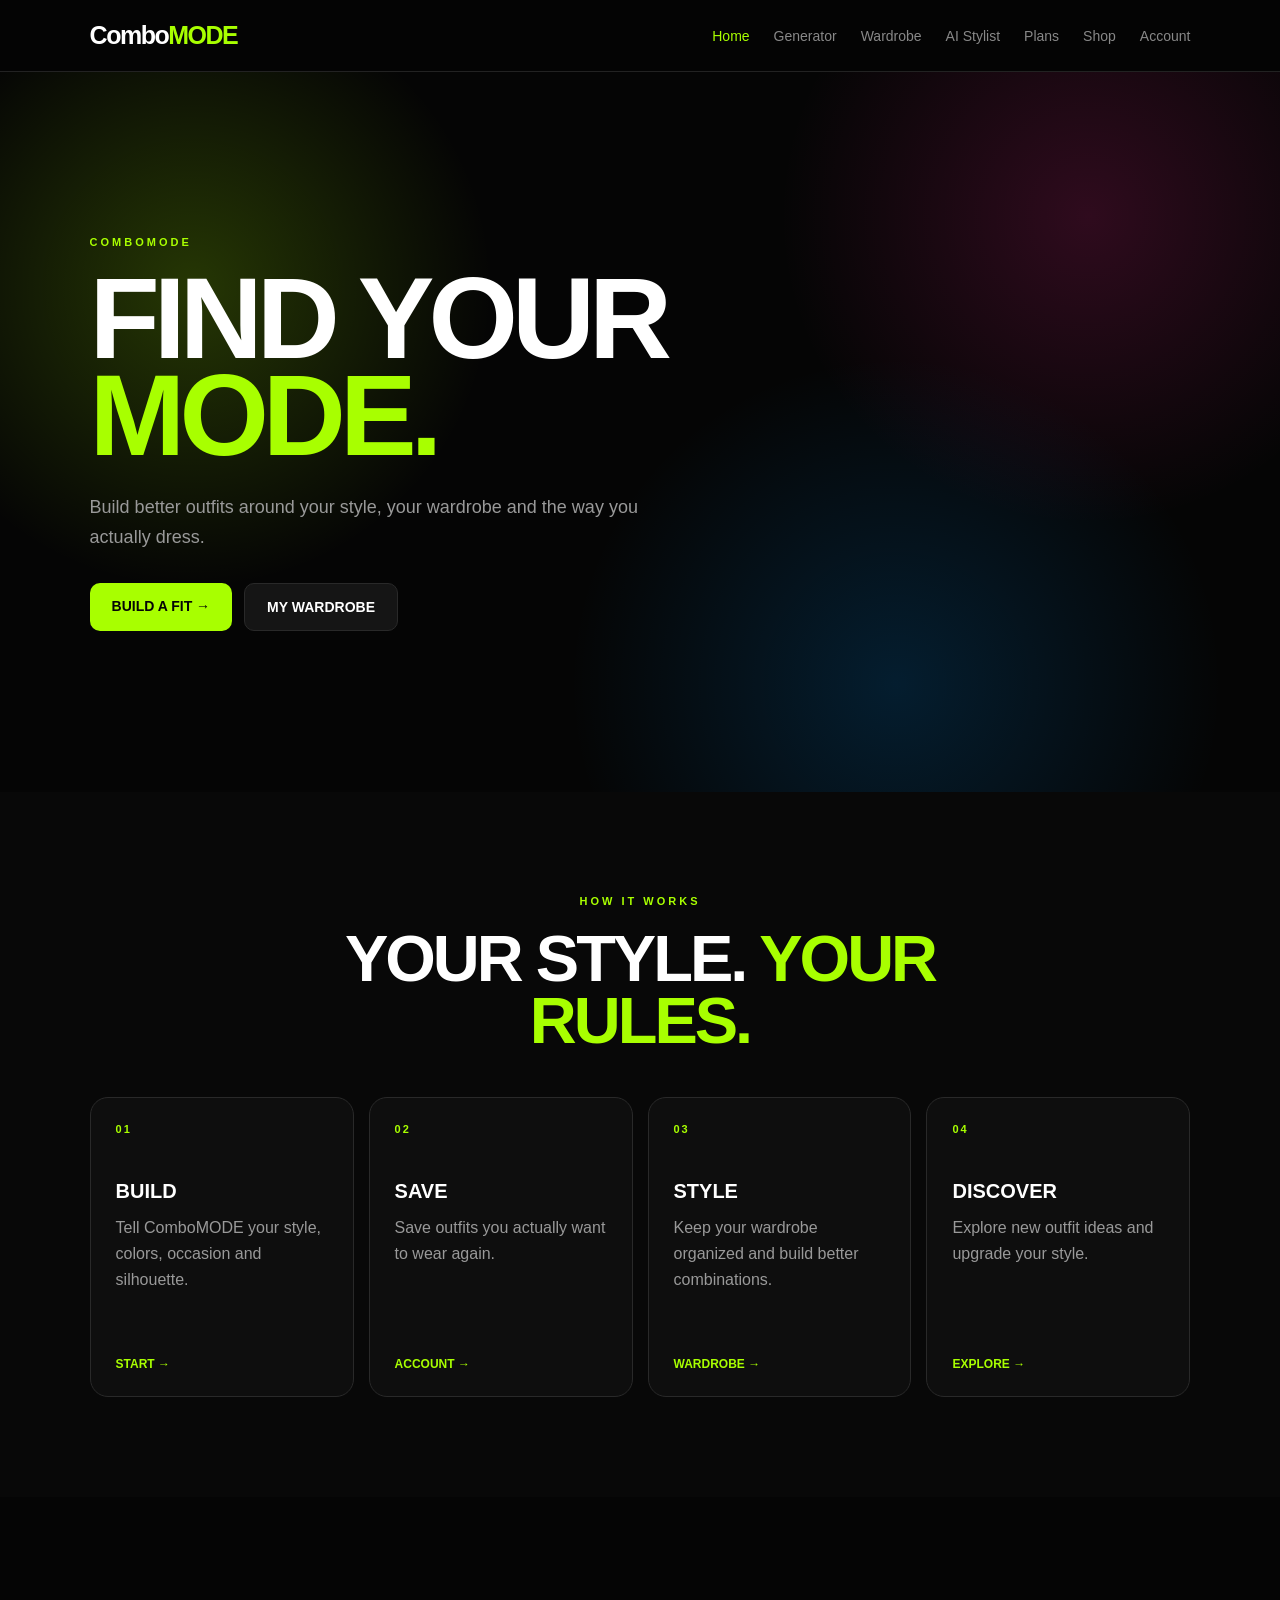
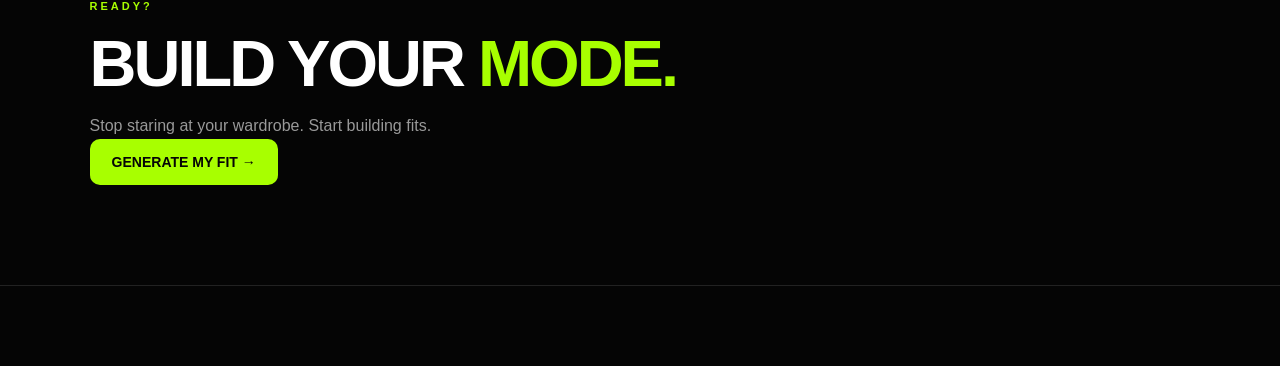
<file: index.html>
<!DOCTYPE html>
<html lang="en">
<head>
<meta charset="UTF-8">
<meta name="viewport" content="width=device-width,initial-scale=1">
<title>ComboMODE — Find Your Fit</title>
<link rel="stylesheet" href="styles.css">
</head>

<body>

<nav class="navbar">
  <a href="index.html" class="logo">
    Combo<span>MODE</span>
  </a>

  <div class="nav-links">
    <a class="active" href="index.html">Home</a>
    <a href="generator.html">Generator</a>
    <a href="wardrobe.html">Wardrobe</a>
    <a href="inspo.html">AI Stylist</a>
    <a href="plans.html">Plans</a>
    <a href="shop.html">Shop</a>
    <a href="account.html">Account</a>
  </div>
</nav>

<main>

<section class="hero">
  <div class="hero-content">

    <p class="eyebrow">COMBOMODE</p>

    <h1>
      FIND YOUR
      <br>
      <span>MODE.</span>
    </h1>

    <p class="hero-text">
      Build better outfits around your style,
      your wardrobe and the way you actually dress.
    </p>

    <div class="hero-buttons">
      <a class="btn primary" href="generator.html">
        BUILD A FIT →
      </a>

      <a class="btn secondary" href="wardrobe.html">
        MY WARDROBE
      </a>
    </div>

  </div>
</section>

<section class="section">

  <div class="section-header">
    <p class="eyebrow">HOW IT WORKS</p>
    <h2>
      YOUR STYLE.
      <span>YOUR RULES.</span>
    </h2>
  </div>

  <div class="feature-grid">

    <div class="feature-card">
      <div class="feature-number">01</div>
      <h3>BUILD</h3>
      <p>
        Tell ComboMODE your style, colors,
        occasion and silhouette.
      </p>
      <a href="generator.html">START →</a>
    </div>

    <div class="feature-card">
      <div class="feature-number">02</div>
      <h3>SAVE</h3>
      <p>
        Save outfits you actually want
        to wear again.
      </p>
      <a href="account.html">ACCOUNT →</a>
    </div>

    <div class="feature-card">
      <div class="feature-number">03</div>
      <h3>STYLE</h3>
      <p>
        Keep your wardrobe organized
        and build better combinations.
      </p>
      <a href="wardrobe.html">WARDROBE →</a>
    </div>

    <div class="feature-card">
      <div class="feature-number">04</div>
      <h3>DISCOVER</h3>
      <p>
        Explore new outfit ideas and
        upgrade your style.
      </p>
      <a href="inspo.html">EXPLORE →</a>
    </div>

  </div>

</section>

<section class="section dark-section">

  <div class="cta-box">

    <p class="eyebrow">READY?</p>

    <h2>
      BUILD YOUR
      <span>MODE.</span>
    </h2>

    <p>
      Stop staring at your wardrobe.
      Start building fits.
    </p>

    <a class="btn primary" href="generator.html">
      GENERATE MY FIT →
    </a>

  </div>

</section>

</main>

<footer class="footer" data-footer></footer>

<script src="app.js"></script>
</body>
</html>
</file>
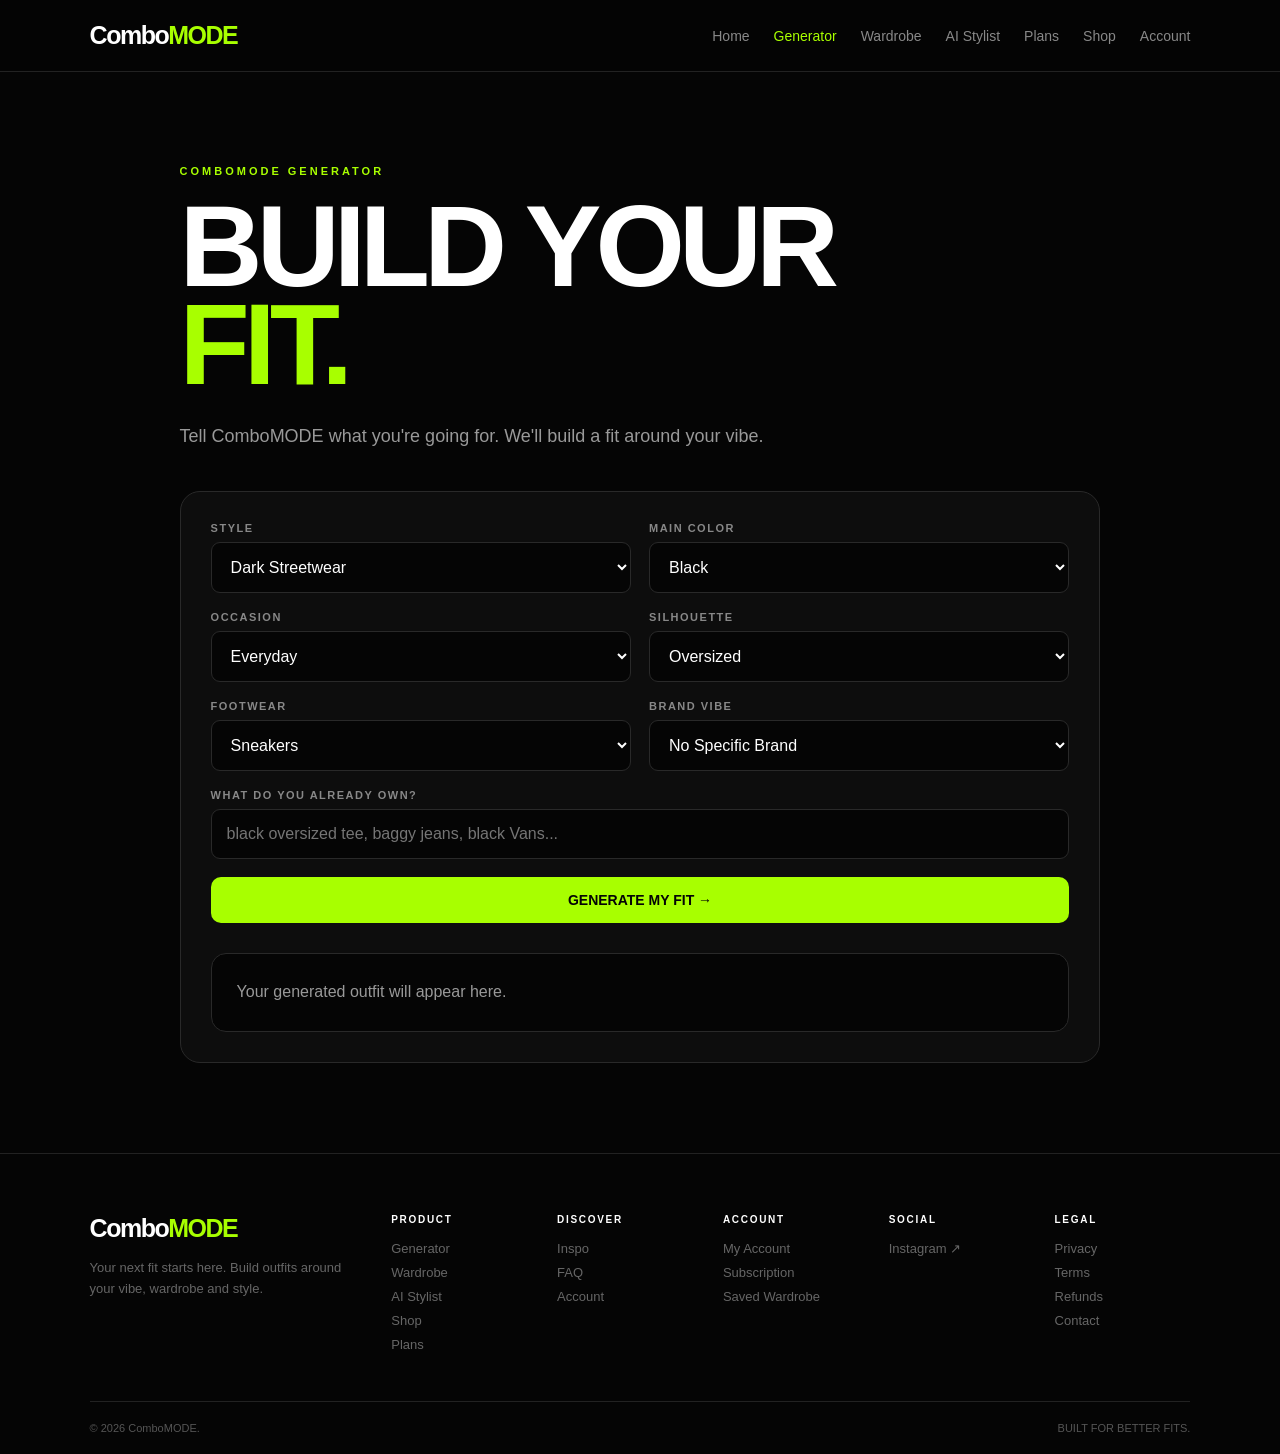
<file: account.html>
<!DOCTYPE html>
<html lang="en">
<head>
<meta charset="UTF-8">
<meta name="viewport" content="width=device-width,initial-scale=1">
<title>Generator — ComboMODE</title>
<link rel="stylesheet" href="styles.css">
</head>

<body>

<nav class="navbar">
<a href="index.html" class="logo">Combo<span>MODE</span></a>

<div class="nav-links">
<a href="index.html">Home</a>
<a class="active" href="generator.html">Generator</a>
<a href="wardrobe.html">Wardrobe</a>
<a href="inspo.html">AI Stylist</a>
<a href="plans.html">Plans</a>
<a href="shop.html">Shop</a>
<a href="account.html">Account</a>
</div>
</nav>

<main>

<section class="page">

<p class="eyebrow">COMBOMODE GENERATOR</p>

<h1>
BUILD YOUR
<br>
<span>FIT.</span>
</h1>

<p class="hero-text">
Tell ComboMODE what you're going for.
We'll build a fit around your vibe.
</p>

<div class="panel">

<form id="generatorForm" class="form-grid">

<div class="field">
<label>STYLE</label>
<select id="style">
<option value="dark">Dark Streetwear</option>
<option value="streetwear">Streetwear</option>
<option value="archive">Archive</option>
<option value="grunge">Grunge</option>
<option value="clean">Minimal</option>
<option value="clean">Old Money</option>
<option value="streetwear">Y2K</option>
<option value="technical">Techwear</option>
<option value="streetwear">Casual</option>
</select>
</div>

<div class="field">
<label>MAIN COLOR</label>
<select id="color">
<option>Black</option>
<option>White</option>
<option>Grey</option>
<option>Navy</option>
<option>Brown</option>
<option>Beige</option>
<option>Earth Tones</option>
<option>Dark Colors</option>
<option>Mixed Colors</option>
</select>
</div>

<div class="field">
<label>OCCASION</label>
<select id="occasion">
<option>Everyday</option>
<option>School</option>
<option>Church</option>
<option>Party</option>
<option>Date</option>
<option>Night Out</option>
<option>Formal</option>
<option>Summer Day</option>
<option>Winter</option>
</select>
</div>

<div class="field">
<label>SILHOUETTE</label>
<select id="fit">
<option>Oversized</option>
<option>Baggy</option>
<option>Relaxed</option>
<option>Straight</option>
<option>Slim</option>
<option>Fitted</option>
</select>
</div>

<div class="field">
<label>FOOTWEAR</label>
<select id="footwear">
<option>Sneakers</option>
<option>Chunky Sneakers</option>
<option>Boots</option>
<option>Loafers</option>
<option>Dress Shoes</option>
<option>Anything</option>
</select>
</div>

<div class="field">
<label>BRAND VIBE</label>
<select id="brand">
<option>No Specific Brand</option>
<option>Stüssy</option>
<option>Carhartt</option>
<option>Stone Island</option>
<option>New Balance</option>
<option>Nike</option>
<option>adidas</option>
<option>Supreme</option>
<option>Fear of God ESSENTIALS</option>
<option>ASICS</option>
<option>Salomon</option>
<option>Vans</option>
<option>Dickies</option>
<option>Levi's</option>
</select>
</div>

<div class="field full">
<label>WHAT DO YOU ALREADY OWN?</label>
<input id="wardrobeItems"
placeholder="black oversized tee, baggy jeans, black Vans...">
</div>

<div class="field full">
<button class="btn primary" type="submit">
GENERATE MY FIT →
</button>
</div>

</form>

<div id="generatorResult" class="result">
<p>Your generated outfit will appear here.</p>
</div>

</div>

</section>

</main>

<footer class="footer" data-footer></footer>

<script src="fashion-brain.js"></script>
<script src="app.js"></script>

<script>

const form = document.getElementById("generatorForm");
const result = document.getElementById("generatorResult");

form.addEventListener("submit", e => {

  e.preventDefault();

  const style = document.getElementById("style").value;
  const color = document.getElementById("color").value;
  const occasion = document.getElementById("occasion").value;
  const fitStyle = document.getElementById("fit").value;
  const footwear = document.getElementById("footwear").value;
  const brand = document.getElementById("brand").value;
  const wardrobe = document.getElementById("wardrobeItems").value;

  const fit =
    window.NXTLOOK_STYLE_BRAIN.generateFit(style);

  result.innerHTML = `

    <h3>YOUR COMBOMODE</h3>

    <div class="result-item">
      <strong>TOP</strong>
      <p>${escapeHTML(fit.top)}</p>
    </div>

    <div class="result-item">
      <strong>BOTTOM</strong>
      <p>${escapeHTML(fit.bottom)}</p>
    </div>

    <div class="result-item">
      <strong>SHOES</strong>
      <p>${escapeHTML(fit.shoes)}</p>
    </div>

    <div class="result-item">
      <strong>LAYER</strong>
      <p>${escapeHTML(fit.layer)}</p>
    </div>

    <div class="result-item">
      <strong>ACCESSORIES</strong>
      <p>${escapeHTML(fit.accessory)}</p>
    </div>

    <div class="result-item">
      <strong>COLOR</strong>
      <p>${escapeHTML(color)}</p>
    </div>

    <div class="result-item">
      <strong>OCCASION</strong>
      <p>${escapeHTML(occasion)}</p>
    </div>

    <div class="result-item">
      <strong>SILHOUETTE</strong>
      <p>${escapeHTML(fitStyle)}</p>
    </div>

    <div class="result-item">
      <strong>FOOTWEAR VIBE</strong>
      <p>${escapeHTML(footwear)}</p>
    </div>

    <div class="result-item">
      <strong>BRAND VIBE</strong>
      <p>${escapeHTML(brand)}</p>
    </div>

    ${
      wardrobe.trim()
      ? `
      <div class="result-item">
        <strong>YOUR WARDROBE</strong>
        <p>${escapeHTML(wardrobe)}</p>
      </div>
      `
      : ""
    }

    <div class="result-item">
      <strong>FIT SCORE</strong>
      <p style="font-size:32px;color:#a8ff00;font-weight:900">
        9/10
      </p>
    </div>

    <button
      id="saveFit"
      class="btn primary"
      type="button">
      SAVE LOOK ★
    </button>

    <button
      id="again"
      class="btn secondary"
      type="button">
      GENERATE AGAIN →
    </button>
  `;

  document.getElementById("saveFit").onclick = () => {

    if (!getCurrentUser()) {
      window.location.href = "account.html";
      return;
    }

    saveLook({
      style,
      color,
      occasion,
      silhouette: fitStyle,
      footwear,
      brand,
      wardrobe,
      top: fit.top,
      bottom: fit.bottom,
      shoes: fit.shoes,
      layer: fit.layer,
      accessory: fit.accessory
    });

    alert("LOOK SAVED ✓");
  };

  document.getElementById("again").onclick = () => {
    form.requestSubmit();
  };

  result.scrollIntoView({
    behavior: "smooth",
    block: "center"
  });

});

function escapeHTML(value) {
  return String(value ?? "")
    .replace(/&/g,"&amp;")
    .replace(/</g,"&lt;")
    .replace(/>/g,"&gt;")
    .replace(/"/g,"&quot;")
    .replace(/'/g,"&#039;");
}

</script>

</body>
</html>
</file>
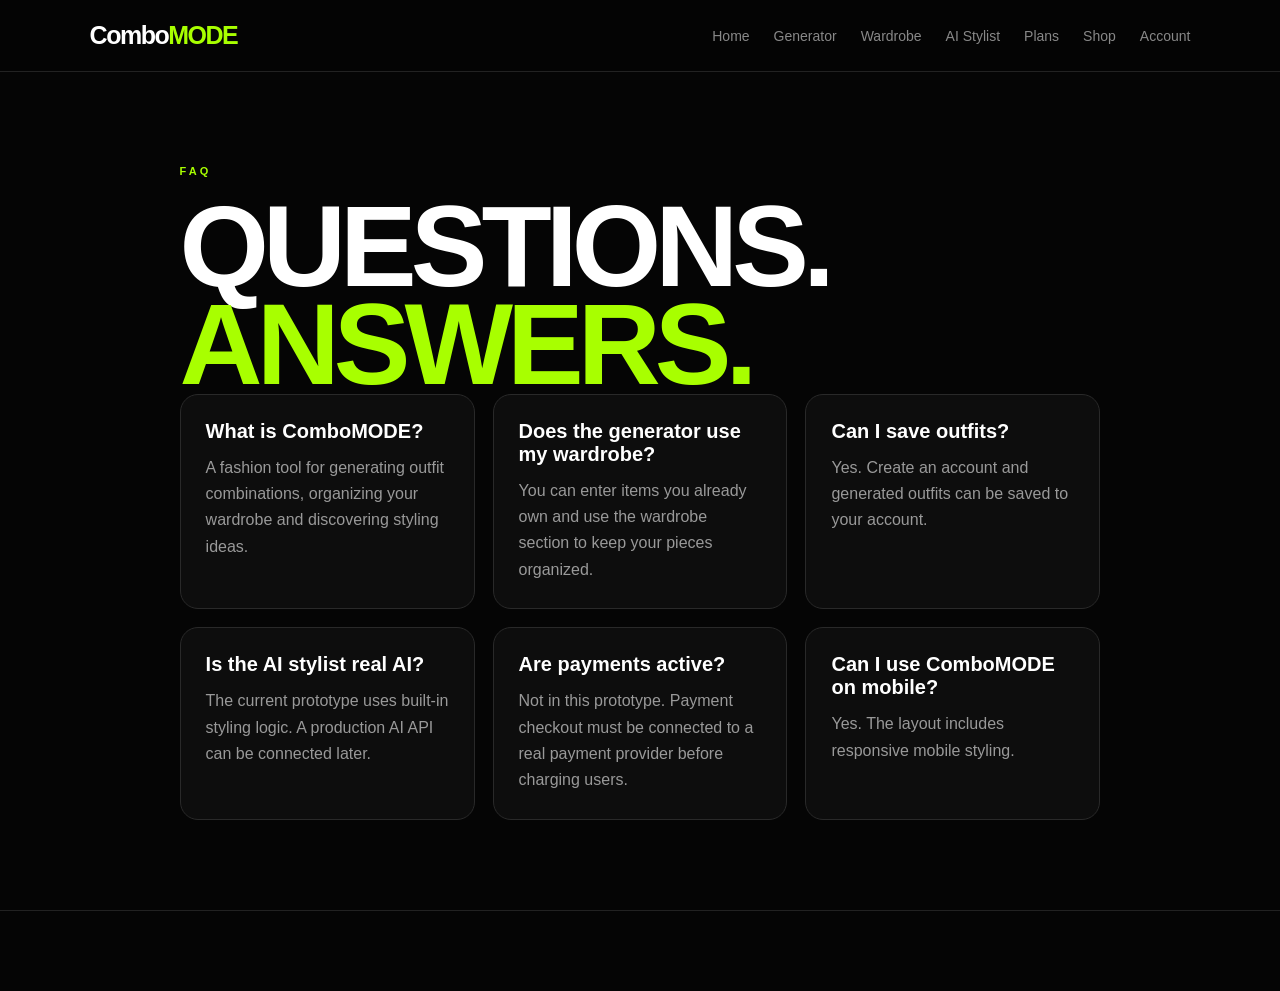
<file: faq.html>
<!DOCTYPE html>
<html lang="en">
<head>
<meta charset="UTF-8">
<meta name="viewport" content="width=device-width,initial-scale=1">
<title>FAQ — ComboMODE</title>
<link rel="stylesheet" href="styles.css">
</head>

<body>

<nav class="navbar">
<a href="index.html" class="logo">Combo<span>MODE</span></a>

<div class="nav-links">
<a href="index.html">Home</a>
<a href="generator.html">Generator</a>
<a href="wardrobe.html">Wardrobe</a>
<a href="inspo.html">AI Stylist</a>
<a href="plans.html">Plans</a>
<a href="shop.html">Shop</a>
<a href="account.html">Account</a>
</div>
</nav>

<main>

<section class="page">

<p class="eyebrow">FAQ</p>

<h1>
QUESTIONS.
<br>
<span>ANSWERS.</span>
</h1>

<div class="card-grid">

<div class="card">
<h3>What is ComboMODE?</h3>
<p>
A fashion tool for generating outfit combinations,
organizing your wardrobe and discovering styling ideas.
</p>
</div>

<div class="card">
<h3>Does the generator use my wardrobe?</h3>
<p>
You can enter items you already own and use the
wardrobe section to keep your pieces organized.
</p>
</div>

<div class="card">
<h3>Can I save outfits?</h3>
<p>
Yes. Create an account and generated outfits can
be saved to your account.
</p>
</div>

<div class="card">
<h3>Is the AI stylist real AI?</h3>
<p>
The current prototype uses built-in styling logic.
A production AI API can be connected later.
</p>
</div>

<div class="card">
<h3>Are payments active?</h3>
<p>
Not in this prototype. Payment checkout must be
connected to a real payment provider before charging users.
</p>
</div>

<div class="card">
<h3>Can I use ComboMODE on mobile?</h3>
<p>
Yes. The layout includes responsive mobile styling.
</p>
</div>

</div>

</section>

</main>

<footer class="footer" data-footer></footer>

<script src="app.js"></script>
</body>
</html>
</file>
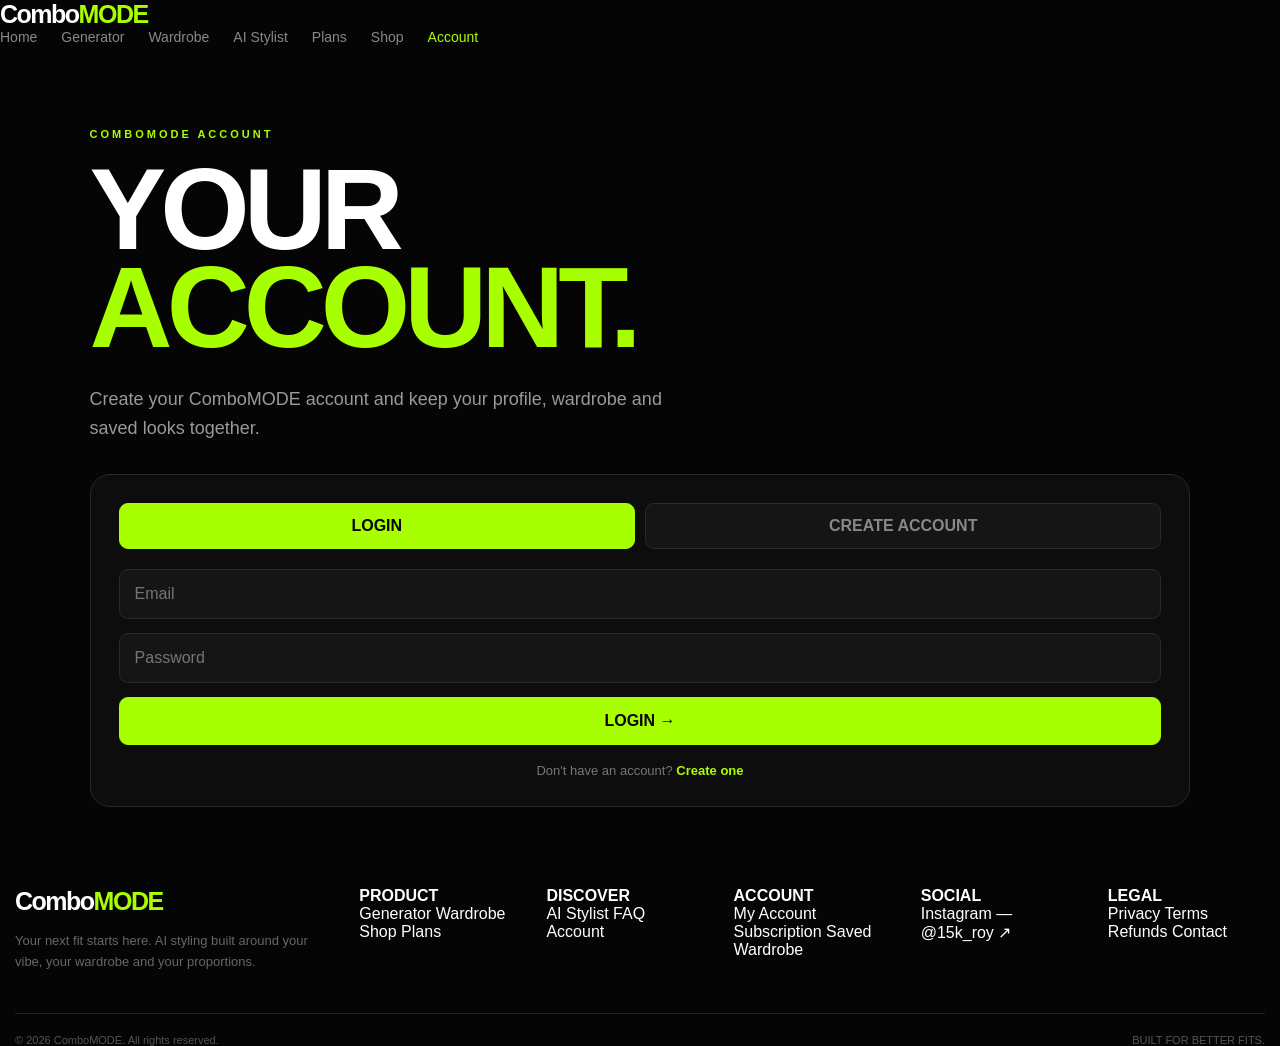
<file: inspo.html>
<!DOCTYPE html>
<html lang="en">
<head>
<meta charset="UTF-8">
<meta name="viewport" content="width=device-width,initial-scale=1.0">
<title>Account — ComboMODE</title>
<link rel="stylesheet" href="styles.css">

<style>
.account-page{<!DOCTYPE html>
<html lang="en">
<head>
<meta charset="UTF-8">
<meta name="viewport" content="width=device-width,initial-scale=1">
<title>AI Stylist — ComboMODE</title>
<link rel="stylesheet" href="styles.css">
</head>

<body>

<nav class="navbar">
<a href="index.html" class="logo">Combo<span>MODE</span></a>

<div class="nav-links">
<a href="index.html">Home</a>
<a href="generator.html">Generator</a>
<a href="wardrobe.html">Wardrobe</a>
<a class="active" href="inspo.html">AI Stylist</a>
<a href="plans.html">Plans</a>
<a href="shop.html">Shop</a>
<a href="account.html">Account</a>
</div>
</nav>

<main>

<section class="page">

<p class="eyebrow">AI STYLIST</p>

<h1>
YOUR
<br>
<span>STYLE GUIDE.</span>
</h1>

<p class="hero-text">
Ask ComboMODE for styling ideas.
</p>

<div class="panel">

<div class="field">
<label>WHAT DO YOU WANT TO WEAR?</label>
<textarea id="styleQuestion"
placeholder="Example: I have black cargos and want a dark streetwear fit for a night out."></textarea>
</div>

<br>

<button id="styleButton" class="btn primary">
STYLE IT →
</button>

<div id="styleResult" class="result">
<p>Your styling advice will appear here.</p>
</div>

</div>

</section>

</main>

<footer class="footer" data-footer></footer>

<script src="app.js"></script>

<script>

const button = document.getElementById("styleButton");
const input = document.getElementById("styleQuestion");
const result = document.getElementById("styleResult");

button.onclick = () => {

  const text = input.value.trim();

  if (!text) {
    result.innerHTML =
      `<p class="error">Tell me what you're working with first.</p>`;
    return;
  }

  result.innerHTML = `

    <h3>COMBOMODE TAKE</h3>

    <div class="result-item">
      <strong>START HERE</strong>
      <p>
        Keep the main piece simple, then build contrast
        through silhouette, texture and accessories.
      </p>
    </div>

    <div class="result-item">
      <strong>SILHOUETTE</strong>
      <p>
        Try one oversized or relaxed piece with a cleaner
        opposite piece so the outfit stays intentional.
      </p>
    </div>

    <div class="result-item">
      <strong>COLORS</strong>
      <p>
        Use a dark base and one controlled accent.
        Avoid making every item compete for attention.
      </p>
    </div>

    <div class="result-item">
      <strong>FINISH</strong>
      <p>
        Add one strong accessory and keep the footwear
        consistent with the overall silhouette.
      </p>
    </div>

    <div class="result-item">
      <strong>YOUR REQUEST</strong>
      <p>${escapeHTML(text)}</p>
    </div>

  `;
};

</script>

</body>
</html>
  max-width:1000px;
  margin:auto;
  padding:80px 7%;
}

.account-card{
  margin-top:30px;
  padding:28px;
  background:#0d0d0d;
  border:1px solid #292929;
  border-radius:20px;
}

.account-form{
  display:grid;
  gap:14px;
  margin-top:20px;
}

.account-input{
  width:100%;
  padding:15px;
  box-sizing:border-box;
  background:#151515;
  color:#fff;
  border:1px solid #292929;
  border-radius:9px;
  outline:none;
}

.account-input:focus{
  border-color:#a8ff00;
}

.account-button{
  padding:14px 20px;
  border-radius:9px;
  border:1px solid #333;
  background:#151515;
  color:#fff;
  font-weight:900;
  cursor:pointer;
}

.account-button.primary{
  background:#a8ff00;
  color:#050505;
  border-color:#a8ff00;
}

.account-tabs{
  display:flex;
  gap:10px;
}

.account-tab{
  flex:1;
  padding:13px;
  border:1px solid #292929;
  background:#151515;
  color:#888;
  border-radius:9px;
  cursor:pointer;
  font-weight:900;
}

.account-tab.active{
  background:#a8ff00;
  color:#050505;
  border-color:#a8ff00;
}

.account-row{
  padding:18px 0;
  border-bottom:1px solid #222;
  display:flex;
  justify-content:space-between;
  gap:20px;
}

.account-label{
  color:#777;
  font-size:11px;
  letter-spacing:1px;
}

.account-value{
  color:#fff;
  font-weight:700;
  text-align:right;
}

.account-actions{
  margin-top:25px;
  display:flex;
  gap:10px;
  flex-wrap:wrap;
}

.account-error{
  margin-top:12px;
  color:#ff5555;
  font-size:13px;
}

.account-success{
  margin-top:12px;
  color:#a8ff00;
  font-size:13px;
}

.account-switch{
  margin-top:18px;
  color:#777;
  font-size:13px;
  text-align:center;
}

.account-switch button{
  border:0;
  background:none;
  color:#a8ff00;
  cursor:pointer;
  font-weight:800;
}

.hidden{
  display:none!important;
}

@media(max-width:600px){
  .account-row{
    flex-direction:column;
  }

  .account-value{
    text-align:left;
  }
}
</style>
</head>

<body>

<nav>
  <a class="logo" href="index.html">Combo<span>MODE</span></a>

  <div class="nav-links">
    <a href="index.html">Home</a>
    <a href="generator.html">Generator</a>
    <a href="wardrobe.html">Wardrobe</a>
    <a href="inspo.html">AI Stylist</a>
    <a href="plans.html">Plans</a>
    <a href="shop.html">Shop</a>
    <a class="active" href="account.html">Account</a>
  </div>
</nav>

<main>

<section class="account-page">

  <p class="eyebrow">COMBOMODE ACCOUNT</p>

  <h1>
    YOUR<br>
    <span>ACCOUNT.</span>
  </h1>

  <p class="hero-text">
    Create your ComboMODE account and keep
    your profile, wardrobe and saved looks together.
  </p>

  <div id="authCard" class="account-card">

    <div class="account-tabs">

      <button
        id="loginTab"
        class="account-tab active"
        type="button"
        onclick="showLogin()"
      >
        LOGIN
      </button>

      <button
        id="signupTab"
        class="account-tab"
        type="button"
        onclick="showSignup()"
      >
        CREATE ACCOUNT
      </button>

    </div>

    <form id="loginForm" class="account-form">

      <input
        id="loginEmail"
        class="account-input"
        type="email"
        placeholder="Email"
        required
      >

      <input
        id="loginPassword"
        class="account-input"
        type="password"
        placeholder="Password"
        required
      >

      <button
        class="account-button primary"
        type="submit"
      >
        LOGIN →
      </button>

    </form>

    <form
      id="signupForm"
      class="account-form hidden"
    >

      <input
        id="signupUsername"
        class="account-input"
        type="text"
        placeholder="Username"
        maxlength="30"
        required
      >

      <input
        id="signupEmail"
        class="account-input"
        type="email"
        placeholder="Email"
        required
      >

      <input
        id="signupPassword"
        class="account-input"
        type="password"
        placeholder="Password"
        minlength="6"
        required
      >

      <input
        id="signupPasswordConfirm"
        class="account-input"
        type="password"
        placeholder="Confirm password"
        minlength="6"
        required
      >

      <button
        class="account-button primary"
        type="submit"
      >
        CREATE ACCOUNT →
      </button>

    </form>

    <div
      id="authError"
      class="account-error"
    ></div>

    <div
      id="authSuccess"
      class="account-success"
    ></div>

    <div
      id="accountSwitch"
      class="account-switch"
    >
      Don't have an account?
      <button type="button" onclick="showSignup()">
        Create one
      </button>
    </div>

  </div>

  <div
    id="profileCard"
    class="account-card hidden"
  >

    <div class="account-row">
      <div class="account-label">USERNAME</div>
      <div id="profileUsername" class="account-value">—</div>
    </div>

    <div class="account-row">
      <div class="account-label">EMAIL</div>
      <div id="profileEmail" class="account-value">—</div>
    </div>

    <div class="account-row">
      <div class="account-label">PLAN</div>
      <div id="profilePlan" class="account-value">FREE</div>
    </div>

    <div class="account-row">
      <div class="account-label">SAVED LOOKS</div>
      <div id="profileLooks" class="account-value">0</div>
    </div>

    <div class="account-row">
      <div class="account-label">WARDROBE</div>
      <div id="profileWardrobe" class="account-value">0 ITEMS</div>
    </div>

    <div class="account-actions">

      <a
        href="wardrobe.html"
        class="account-button primary"
      >
        OPEN WARDROBE →
      </a>

      <a
        href="plans.html"
        class="account-button"
      >
        VIEW PLANS
      </a>

      <a
        href="generator.html"
        class="account-button"
      >
        CREATE A FIT
      </a>

      <button
        class="account-button"
        type="button"
        onclick="logout()"
      >
        LOG OUT
      </button>

    </div>

  </div>

</section>

</main>

<footer>
  <div class="footer-wrap">
    <div class="footer-grid">

      <div class="footer-brand">
        <a class="logo" href="index.html">
          Combo<span>MODE</span>
        </a>
        <p>
          Your next fit starts here.
          AI styling built around your vibe,
          your wardrobe and your proportions.
        </p>
      </div>

      <div class="footer-col">
        <h4>PRODUCT</h4>
        <a href="generator.html">Generator</a>
        <a href="wardrobe.html">Wardrobe</a>
        <a href="shop.html">Shop</a>
        <a href="plans.html">Plans</a>
      </div>

      <div class="footer-col">
        <h4>DISCOVER</h4>
        <a href="inspo.html">AI Stylist</a>
        <a href="faq.html">FAQ</a>
        <a href="account.html">Account</a>
      </div>

      <div class="footer-col">
        <h4>ACCOUNT</h4>
        <a href="account.html">My Account</a>
        <a href="plans.html">Subscription</a>
        <a href="wardrobe.html">Saved Wardrobe</a>
      </div>

      <div class="footer-col">
        <h4>SOCIAL</h4>
        <a
          href="https://www.instagram.com/15k_roy/"
          target="_blank"
          rel="noopener noreferrer"
        >
          Instagram — @15k_roy ↗
        </a>
      </div>

      <div class="footer-col">
        <h4>LEGAL</h4>
        <a href="privacy.html">Privacy</a>
        <a href="terms.html">Terms</a>
        <a href="refunds.html">Refunds</a>
        <a href="mailto:hello@nxtlook.com">Contact</a>
      </div>

    </div>

    <div class="footer-bottom">
      <span>© 2026 ComboMODE. All rights reserved.</span>
      <span>BUILT FOR BETTER FITS.</span>
    </div>
  </div>
</footer>

<script>
const ACCOUNT_KEY = "combomode_users";
const SESSION_KEY = "combomode_current_user";

function getUsers(){
  try{
    return JSON.parse(
      localStorage.getItem(ACCOUNT_KEY) || "[]"
    );
  }catch{
    return [];
  }
}

function saveUsers(users){
  localStorage.setItem(
    ACCOUNT_KEY,
    JSON.stringify(users)
  );
}

function getCurrentUser(){
  const email = localStorage.getItem(SESSION_KEY);

  if(!email) return null;

  return getUsers().find(
    user => user.email === email
  ) || null;
}

function setCurrentUser(email){
  localStorage.setItem(
    SESSION_KEY,
    email
  );
}

function clearMessages(){
  document.getElementById("authError").textContent = "";
  document.getElementById("authSuccess").textContent = "";
}

function showError(message){
  document.getElementById("authSuccess").textContent = "";
  document.getElementById("authError").textContent = message;
}

function showSuccess(message){
  document.getElementById("authError").textContent = "";
  document.getElementById("authSuccess").textContent = message;
}

function showLogin(){
  clearMessages();

  document
    .getElementById("loginForm")
    .classList.remove("hidden");

  document
    .getElementById("signupForm")
    .classList.add("hidden");

  document
    .getElementById("loginTab")
    .classList.add("active");

  document
    .getElementById("signupTab")
    .classList.remove("active");

  document.getElementById("accountSwitch").innerHTML =
    `Don't have an account?
     <button type="button" onclick="showSignup()">
       Create one
     </button>`;
}

function showSignup(){
  clearMessages();

  document
    .getElementById("loginForm")
    .classList.add("hidden");

  document
    .getElementById("signupForm")
    .classList.remove("hidden");

  document
    .getElementById("loginTab")
    .classList.remove("active");

  document
    .getElementById("signupTab")
    .classList.add("active");

  document.getElementById("accountSwitch").innerHTML =
    `Already have an account?
     <button type="button" onclick="showLogin()">
       Login
     </button>`;
}

document
  .getElementById("signupForm")
  .addEventListener("submit", function(event){

    event.preventDefault();
    clearMessages();

    const username =
      document.getElementById("signupUsername").value.trim();

    const email =
      document
        .getElementById("signupEmail")
        .value
        .trim()
        .toLowerCase();

    const password =
      document.getElementById("signupPassword").value;

    const confirmPassword =
      document.getElementById("signupPasswordConfirm").value;

    if(username.length < 2){
      showError("Username must be at least 2 characters.");
      return;
    }

    if(password.length < 6){
      showError("Password must be at least 6 characters.");
      return;
    }

    if(password !== confirmPassword){
      showError("Passwords do not match.");
      return;
    }

    const users = getUsers();

    if(users.some(user => user.email === email)){
      showError("An account with this email already exists.");
      return;
    }

    if(
      users.some(
        user =>
          user.username.toLowerCase() ===
          username.toLowerCase()
      )
    ){
      showError("That username is already taken.");
      return;
    }

    users.push({
      id:"user_" + Date.now(),
      username,
      email,
      password,
      plan:"FREE",
      createdAt:new Date().toISOString()
    });

    saveUsers(users);
    setCurrentUser(email);

    showProfile();
  });

document
  .getElementById("loginForm")
  .addEventListener("submit", function(event){

    event.preventDefault();
    clearMessages();

    const email =
      document
        .getElementById("loginEmail")
        .value
        .trim()
        .toLowerCase();

    const password =
      document.getElementById("loginPassword").value;

    const user = getUsers().find(
      account =>
        account.email === email &&
        account.password === password
    );

    if(!user){
      showError("Incorrect email or password.");
      return;
    }

    setCurrentUser(user.email);
    showProfile();
  });

function showProfile(){

  const user = getCurrentUser();

  if(!user){
    showAuth();
    return;
  }

  document
    .getElementById("authCard")
    .classList.add("hidden");

  document
    .getElementById("profileCard")
    .classList.remove("hidden");

  document.getElementById("profileUsername").textContent =
    user.username;

  document.getElementById("profileEmail").textContent =
    user.email;

  document.getElementById("profilePlan").textContent =
    user.plan || "FREE";

  let savedLooks = [];

  try{
    savedLooks =
      JSON.parse(
        localStorage.getItem("nxtlook_saved_looks") || "[]"
      );
  }catch{}

  let wardrobe = [];

  try{
    wardrobe =
      JSON.parse(
        localStorage.getItem("nxtlook_wardrobe_v1") ||
        localStorage.getItem("nxtlook_wardrobe") ||
        "[]"
      );
  }catch{}

  document.getElementById("profileLooks").textContent =
    savedLooks.length;

  document.getElementById("profileWardrobe").textContent =
    wardrobe.length + " ITEMS";
}

function showAuth(){
  document
    .getElementById("authCard")
    .classList.remove("hidden");

  document
    .getElementById("profileCard")
    .classList.add("hidden");
}

function logout(){
  localStorage.removeItem(SESSION_KEY);
  showAuth();
  showLogin();
}

if(getCurrentUser()){
  showProfile();
}else{
  showAuth();
}
</script>

</body>
</html>
</file>
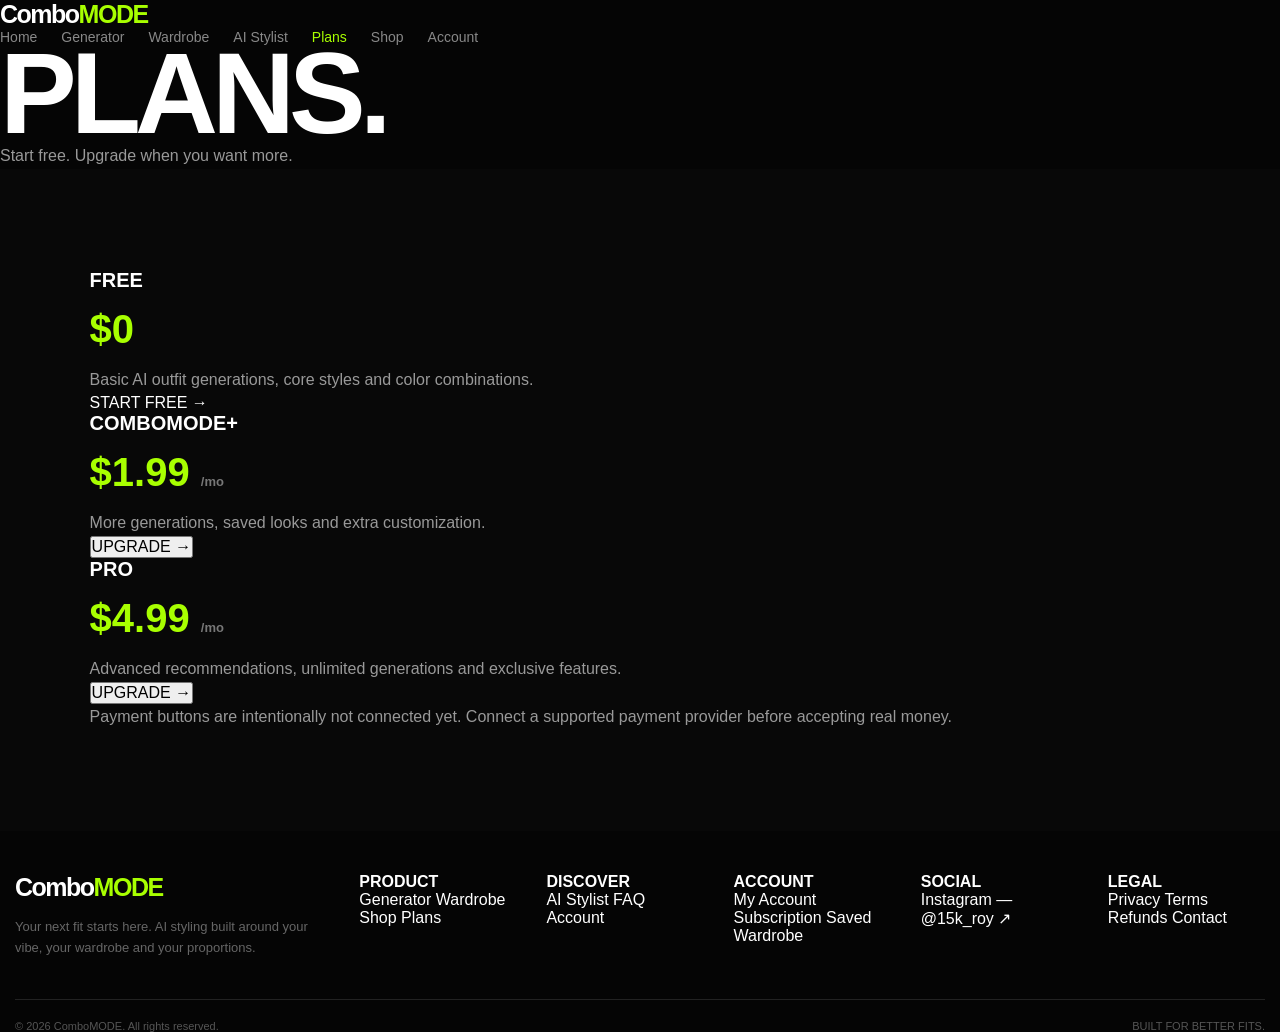
<file: plans.html>
<!DOCTYPE html>
<html lang="en">
<head>
<meta charset="UTF-8">
<meta name="viewport" content="width=device-width,initial-scale=1.0">
<title>Plans — ComboMODE</title>
<link rel="stylesheet" href="styles.css">
</head>

<body>

<nav>
  <a class="logo" href="index.html">Combo<span>MODE</span></a>

  <div class="nav-links">
    <a href="index.html">Home</a>
    <a href="generator.html">Generator</a>
    <a href="wardrobe.html">Wardrobe</a>
    <a href="inspo.html">AI Stylist</a>
    <a class="active" href="plans.html">Plans</a>
    <a href="shop.html">Shop</a>
    <a href="account.html">Account</a>
  </div>
</nav>

<main>

<section class="page-head">
  <h1>PLANS.</h1>
  <p>Start free. Upgrade when you want more.</p>
</section>

<section class="section">

  <div class="plans">

    <div class="plan">
      <h3>FREE</h3>

      <div class="price">$0</div>

      <p>
        Basic AI outfit generations,
        core styles and color combinations.
      </p>

      <a
        class="mini-btn"
        href="generator.html"
      >
        START FREE →
      </a>
    </div>

    <div class="plan featured">

      <h3>COMBOMODE+</h3>

      <div class="price">
        $1.99
        <span style="font-size:13px;color:#777">/mo</span>
      </div>

      <p>
        More generations, saved looks
        and extra customization.
      </p>

      <button
        class="mini-btn"
        onclick="upgrade('COMBOMODE+')"
      >
        UPGRADE →
      </button>

    </div>

    <div class="plan">

      <h3>PRO</h3>

      <div class="price">
        $4.99
        <span style="font-size:13px;color:#777">/mo</span>
      </div>

      <p>
        Advanced recommendations,
        unlimited generations and exclusive features.
      </p>

      <button
        class="mini-btn"
        onclick="upgrade('PRO')"
      >
        UPGRADE →
      </button>

    </div>

  </div>

  <p class="legal-note">
    Payment buttons are intentionally not connected yet.
    Connect a supported payment provider before accepting real money.
  </p>

</section>

</main>

<footer>
  <div class="footer-wrap">
    <div class="footer-grid">

      <div class="footer-brand">
        <a class="logo" href="index.html">
          Combo<span>MODE</span>
        </a>
        <p>
          Your next fit starts here.
          AI styling built around your vibe,
          your wardrobe and your proportions.
        </p>
      </div>

      <div class="footer-col">
        <h4>PRODUCT</h4>
        <a href="generator.html">Generator</a>
        <a href="wardrobe.html">Wardrobe</a>
        <a href="shop.html">Shop</a>
        <a href="plans.html">Plans</a>
      </div>

      <div class="footer-col">
        <h4>DISCOVER</h4>
        <a href="inspo.html">AI Stylist</a>
        <a href="faq.html">FAQ</a>
        <a href="account.html">Account</a>
      </div>

      <div class="footer-col">
        <h4>ACCOUNT</h4>
        <a href="account.html">My Account</a>
        <a href="plans.html">Subscription</a>
        <a href="wardrobe.html">Saved Wardrobe</a>
      </div>

      <div class="footer-col">
        <h4>SOCIAL</h4>
        <a
          href="https://www.instagram.com/15k_roy/"
          target="_blank"
          rel="noopener noreferrer"
        >
          Instagram — @15k_roy ↗
        </a>
      </div>

      <div class="footer-col">
        <h4>LEGAL</h4>
        <a href="privacy.html">Privacy</a>
        <a href="terms.html">Terms</a>
        <a href="refunds.html">Refunds</a>
        <a href="mailto:hello@nxtlook.com">Contact</a>
      </div>

    </div>

    <div class="footer-bottom">
      <span>© 2026 ComboMODE. All rights reserved.</span>
      <span>BUILT FOR BETTER FITS.</span>
    </div>
  </div>
</footer>

<script src="app.js"></script>

</body>
</html>
</file>
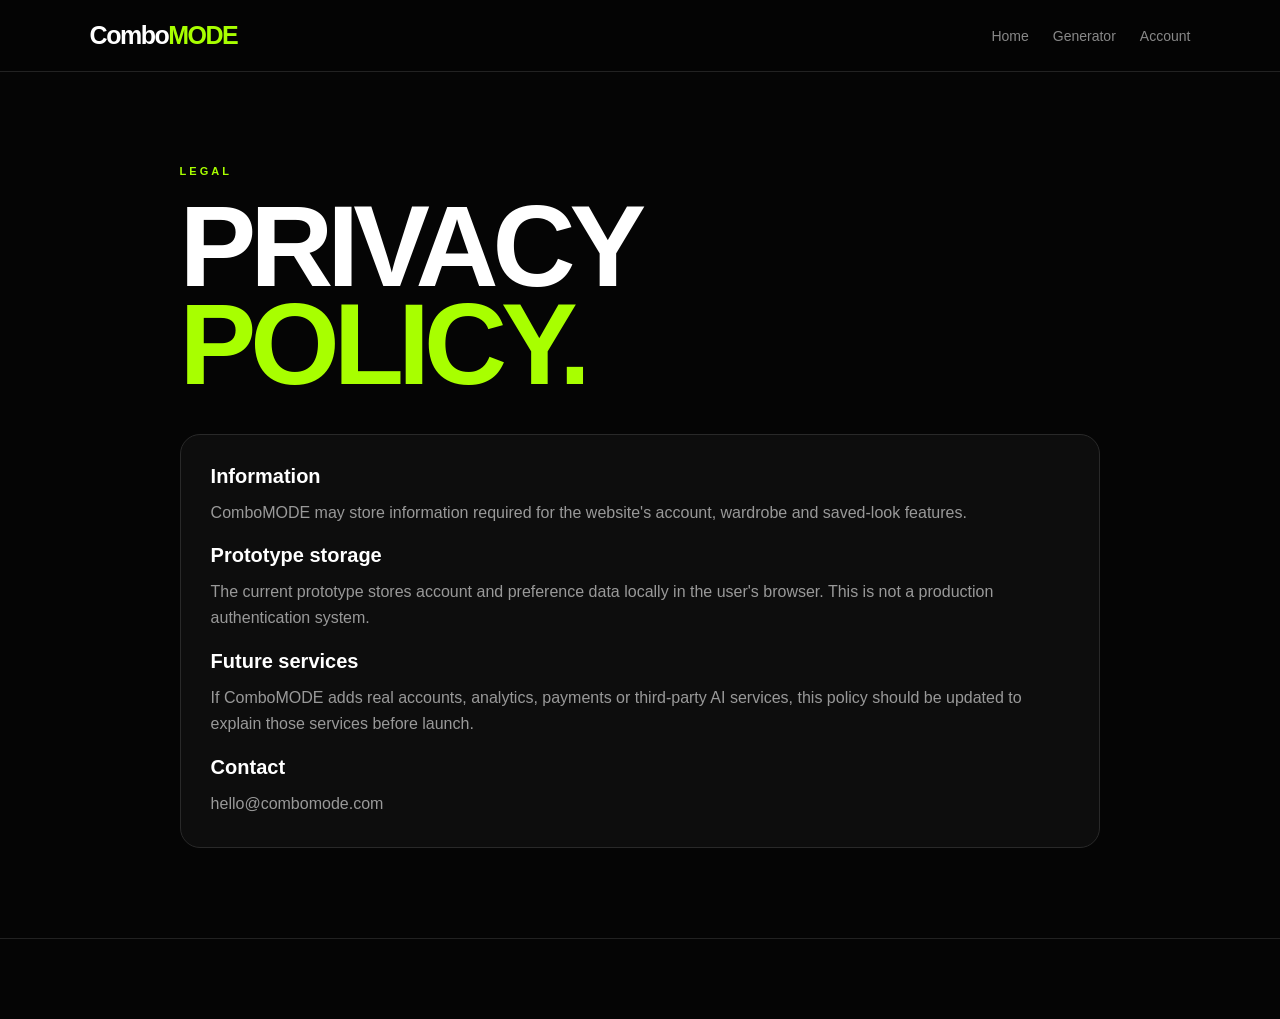
<file: privacy.html>
<!DOCTYPE html>
<html lang="en">
<head>
<meta charset="UTF-8">
<meta name="viewport" content="width=device-width,initial-scale=1">
<title>Privacy — ComboMODE</title>
<link rel="stylesheet" href="styles.css">
</head>

<body>

<nav class="navbar">
<a href="index.html" class="logo">Combo<span>MODE</span></a>
<div class="nav-links">
<a href="index.html">Home</a>
<a href="generator.html">Generator</a>
<a href="account.html">Account</a>
</div>
</nav>

<main>

<section class="page">

<p class="eyebrow">LEGAL</p>

<h1>
PRIVACY
<br>
<span>POLICY.</span>
</h1>

<div class="panel">

<h3>Information</h3>
<p>
ComboMODE may store information required for the
website's account, wardrobe and saved-look features.
</p>

<br>

<h3>Prototype storage</h3>
<p>
The current prototype stores account and preference
data locally in the user's browser. This is not a
production authentication system.
</p>

<br>

<h3>Future services</h3>
<p>
If ComboMODE adds real accounts, analytics, payments
or third-party AI services, this policy should be
updated to explain those services before launch.
</p>

<br>

<h3>Contact</h3>
<p>
hello@combomode.com
</p>

</div>

</section>

</main>

<footer class="footer" data-footer></footer>

<script src="app.js"></script>
</body>
</html>
</file>
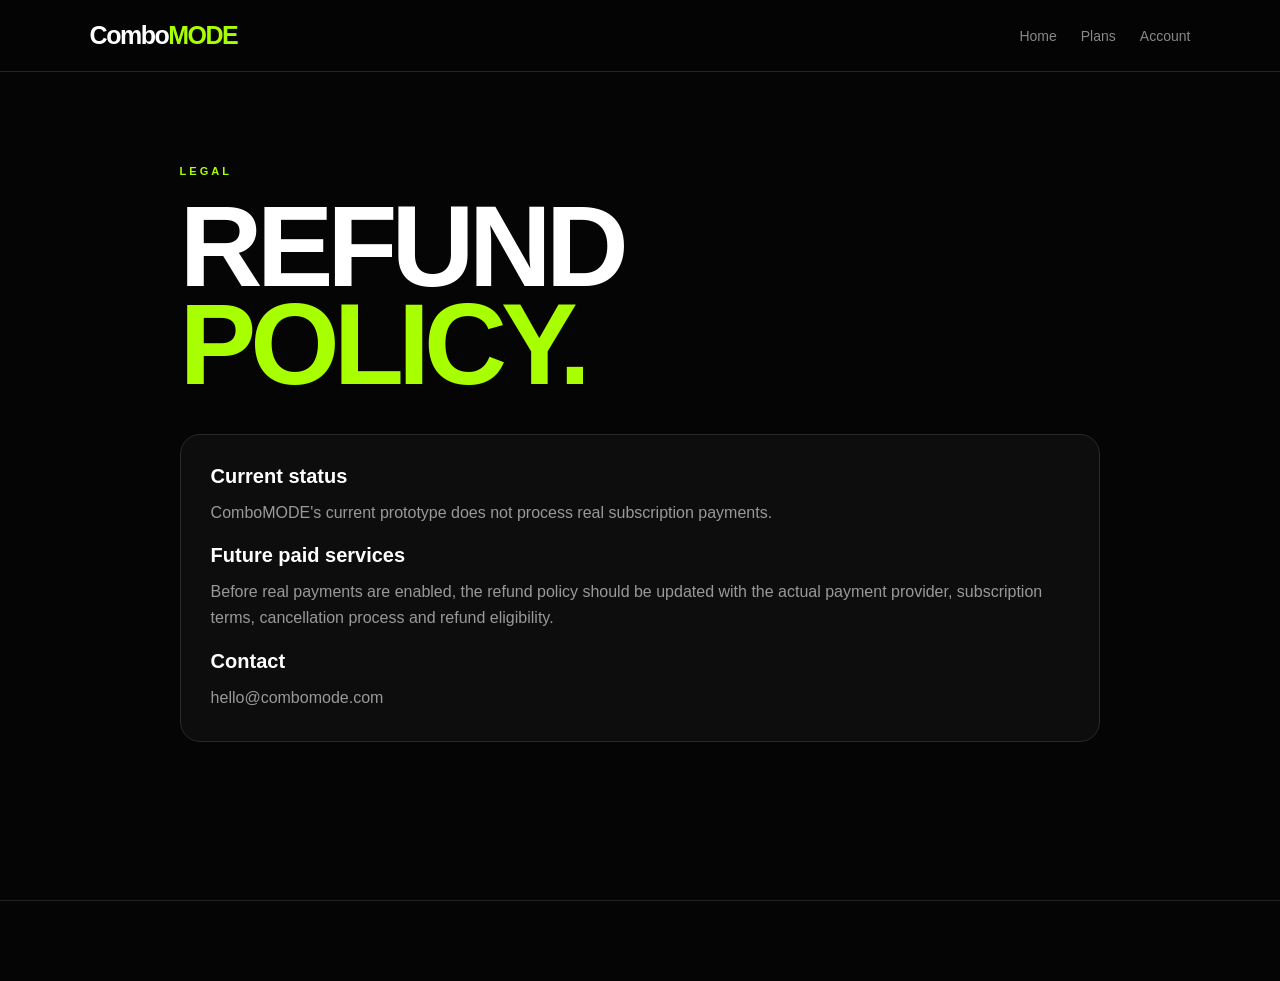
<file: refunds.html>
<!DOCTYPE html>
<html lang="en">
<head>
<meta charset="UTF-8">
<meta name="viewport" content="width=device-width,initial-scale=1">
<title>Refunds — ComboMODE</title>
<link rel="stylesheet" href="styles.css">
</head>

<body>

<nav class="navbar">
<a href="index.html" class="logo">Combo<span>MODE</span></a>

<div class="nav-links">
<a href="index.html">Home</a>
<a href="plans.html">Plans</a>
<a href="account.html">Account</a>
</div>
</nav>

<main>

<section class="page">

<p class="eyebrow">LEGAL</p>

<h1>
REFUND
<br>
<span>POLICY.</span>
</h1>

<div class="panel">

<h3>Current status</h3>

<p>
ComboMODE's current prototype does not process
real subscription payments.
</p>

<br>

<h3>Future paid services</h3>

<p>
Before real payments are enabled, the refund policy
should be updated with the actual payment provider,
subscription terms, cancellation process and refund
eligibility.
</p>

<br>

<h3>Contact</h3>

<p>
hello@combomode.com
</p>

</div>

</section>

</main>

<footer class="footer" data-footer></footer>

<script src="app.js"></script>
</body>
</html>
</file>
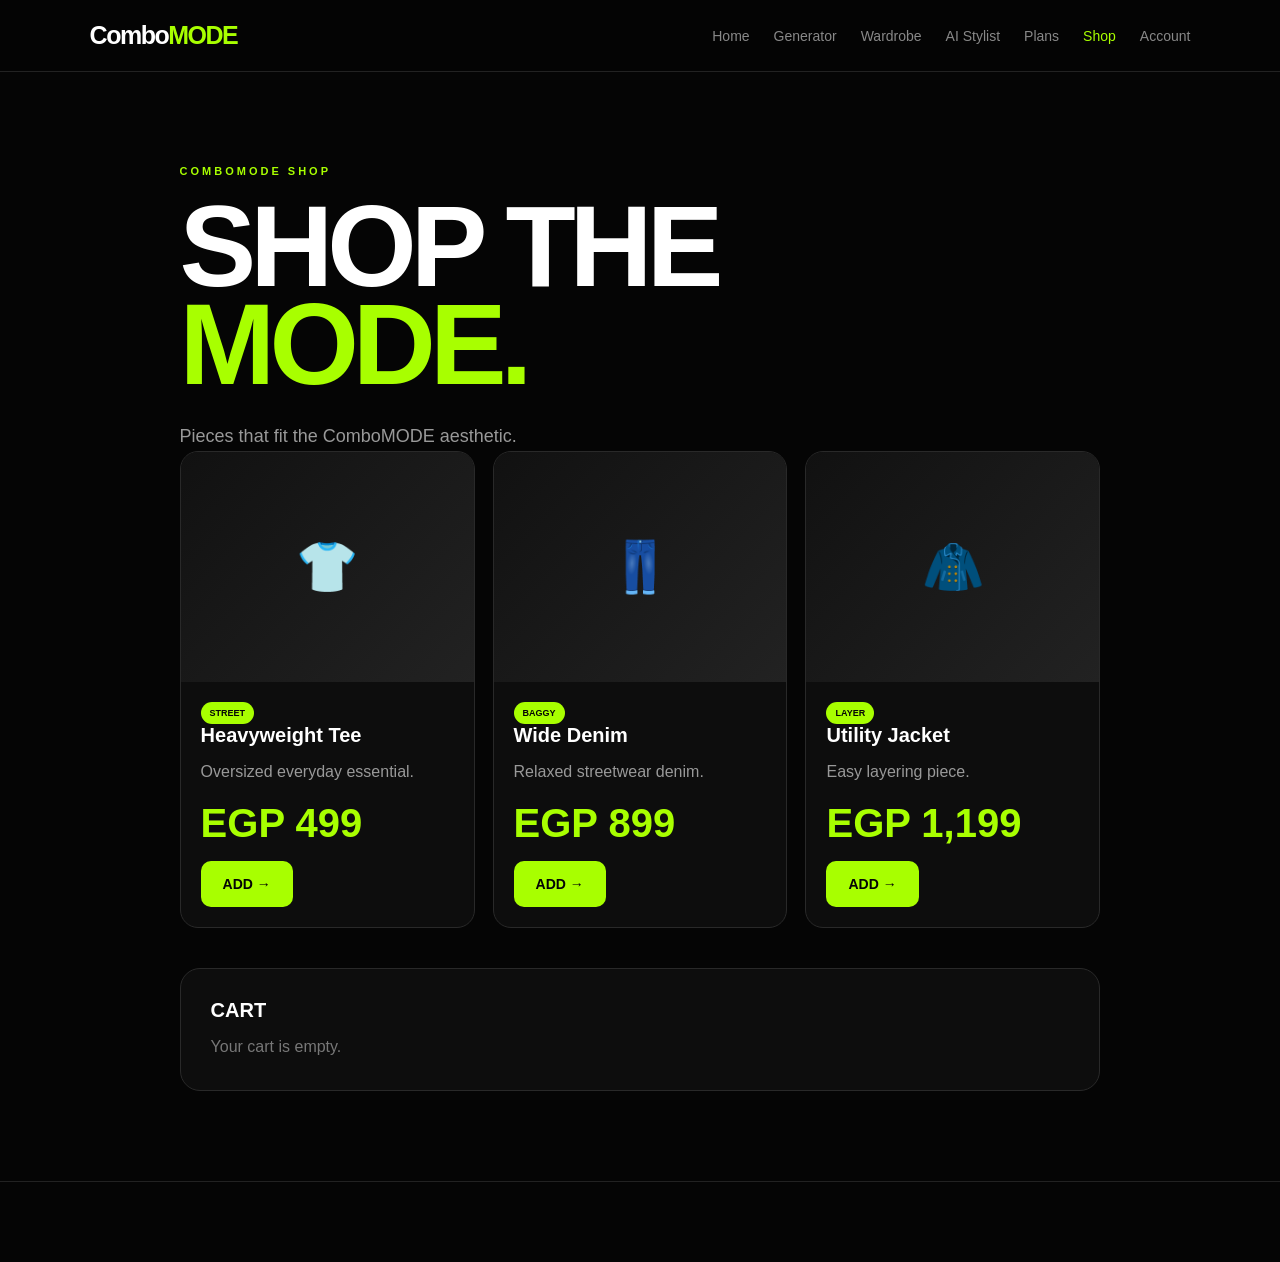
<file: shop.html>
<!DOCTYPE html>
<html lang="en">
<head>
<meta charset="UTF-8">
<meta name="viewport" content="width=device-width,initial-scale=1">
<title>Shop — ComboMODE</title>
<link rel="stylesheet" href="styles.css">
</head>

<body>

<nav class="navbar">
<a href="index.html" class="logo">Combo<span>MODE</span></a>

<div class="nav-links">
<a href="index.html">Home</a>
<a href="generator.html">Generator</a>
<a href="wardrobe.html">Wardrobe</a>
<a href="inspo.html">AI Stylist</a>
<a href="plans.html">Plans</a>
<a class="active" href="shop.html">Shop</a>
<a href="account.html">Account</a>
</div>
</nav>

<main>

<section class="page">

<p class="eyebrow">COMBOMODE SHOP</p>

<h1>
SHOP THE
<br>
<span>MODE.</span>
</h1>

<p class="hero-text">
Pieces that fit the ComboMODE aesthetic.
</p>

<div class="product-grid">

<div class="product">
<div class="product-image">👕</div>
<div class="product-body">
<span class="tag">STREET</span>
<h3>Heavyweight Tee</h3>
<p>Oversized everyday essential.</p>
<div class="price">EGP 499</div>
<button class="btn primary" onclick="addCart('Heavyweight Tee')">
ADD →
</button>
</div>
</div>

<div class="product">
<div class="product-image">👖</div>
<div class="product-body">
<span class="tag">BAGGY</span>
<h3>Wide Denim</h3>
<p>Relaxed streetwear denim.</p>
<div class="price">EGP 899</div>
<button class="btn primary" onclick="addCart('Wide Denim')">
ADD →
</button>
</div>
</div>

<div class="product">
<div class="product-image">🧥</div>
<div class="product-body">
<span class="tag">LAYER</span>
<h3>Utility Jacket</h3>
<p>Easy layering piece.</p>
<div class="price">EGP 1,199</div>
<button class="btn primary" onclick="addCart('Utility Jacket')">
ADD →
</button>
</div>
</div>

</div>

<div class="panel">
<h3>CART</h3>
<div id="cart"></div>
</div>

</section>

</main>

<footer class="footer" data-footer></footer>

<script src="app.js"></script>

<script>

let cart =
  JSON.parse(localStorage.getItem("combomode_cart") || "[]");

function addCart(name) {

  cart.push(name);

  localStorage.setItem(
    "combomode_cart",
    JSON.stringify(cart)
  );

  renderCart();
}

function renderCart() {

  const box =
    document.getElementById("cart");

  if (!cart.length) {
    box.innerHTML =
      `<p class="muted">Your cart is empty.</p>`;
    return;
  }

  box.innerHTML =
    cart.map(
      (item,index) =>
      `<div class="result-item">
        <strong>ITEM</strong>
        <p>${escapeHTML(item)}</p>
        <button
          class="btn secondary"
          onclick="removeCart(${index})">
          REMOVE
        </button>
      </div>`
    ).join("");
}

function removeCart(index) {

  cart.splice(index,1);

  localStorage.setItem(
    "combomode_cart",
    JSON.stringify(cart)
  );

  renderCart();
}

renderCart();

</script>

</body>
</html>
</file>
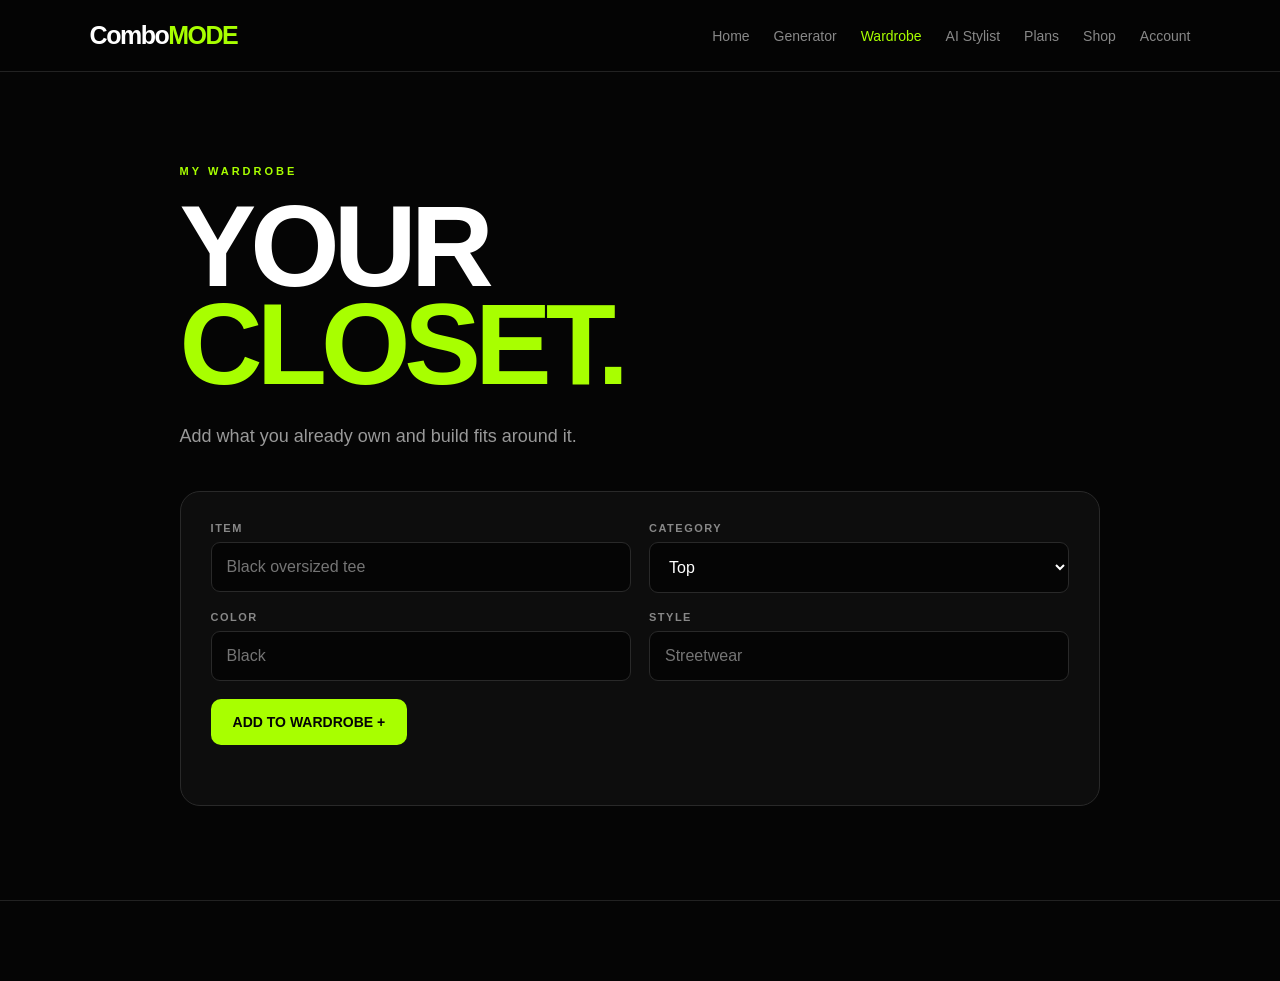
<file: wardrobe.html>
<!DOCTYPE html>
<html lang="en">
<head>
<meta charset="UTF-8">
<meta name="viewport" content="width=device-width,initial-scale=1">
<title>Wardrobe — ComboMODE</title>
<link rel="stylesheet" href="styles.css">
</head>

<body>

<nav class="navbar">
<a href="index.html" class="logo">Combo<span>MODE</span></a>

<div class="nav-links">
<a href="index.html">Home</a>
<a href="generator.html">Generator</a>
<a class="active" href="wardrobe.html">Wardrobe</a>
<a href="inspo.html">AI Stylist</a>
<a href="plans.html">Plans</a>
<a href="shop.html">Shop</a>
<a href="account.html">Account</a>
</div>
</nav>

<main>

<section class="page">

<p class="eyebrow">MY WARDROBE</p>

<h1>
YOUR
<br>
<span>CLOSET.</span>
</h1>

<p class="hero-text">
Add what you already own and build fits around it.
</p>

<div id="loginNotice" class="panel hidden">
<p>
You need an account to save your wardrobe.
</p>
<br>
<a href="account.html" class="btn primary">
LOGIN / CREATE ACCOUNT →
</a>
</div>

<div id="wardrobeApp" class="panel">

<form id="itemForm">

<div class="form-grid">

<div class="field">
<label>ITEM</label>
<input id="itemName" placeholder="Black oversized tee" required>
</div>

<div class="field">
<label>CATEGORY</label>
<select id="itemCategory">
<option>Top</option>
<option>Bottom</option>
<option>Shoes</option>
<option>Layer</option>
<option>Accessory</option>
</select>
</div>

<div class="field">
<label>COLOR</label>
<input id="itemColor" placeholder="Black">
</div>

<div class="field">
<label>STYLE</label>
<input id="itemStyle" placeholder="Streetwear">
</div>

</div>

<br>

<button class="btn primary">
ADD TO WARDROBE +
</button>

</form>

<div id="wardrobeList" style="margin-top:30px"></div>

</div>

</section>

</main>

<footer class="footer" data-footer></footer>

<script src="app.js"></script>

<script>

const app = document.getElementById("wardrobeApp");
const notice = document.getElementById("loginNotice");
const form = document.getElementById("itemForm");
const list = document.getElementById("wardrobeList");

if (!getCurrentUser()) {
  app.classList.add("hidden");
  notice.classList.remove("hidden");
}

function renderWardrobe() {

  const items = getWardrobe();

  if (!items.length) {
    list.innerHTML =
      `<p class="muted">Your wardrobe is empty.</p>`;
    return;
  }

  list.innerHTML = items.map((item,index) => `

    <div class="result-item">

      <strong>${escapeHTML(item.category)}</strong>

      <h3 style="margin-top:8px">
        ${escapeHTML(item.name)}
      </h3>

      <p>
        ${escapeHTML(item.color || "No color")}
        ·
        ${escapeHTML(item.style || "No style")}
      </p>

      <button
        class="btn secondary"
        style="margin-top:12px"
        onclick="removeItem(${index})">
        REMOVE
      </button>

    </div>

  `).join("");
}

form.addEventListener("submit",e => {

  e.preventDefault();

  const items = getWardrobe();

  items.push({
    name: document.getElementById("itemName").value.trim(),
    category: document.getElementById("itemCategory").value,
    color: document.getElementById("itemColor").value.trim(),
    style: document.getElementById("itemStyle").value.trim()
  });

  saveWardrobe(items);

  form.reset();
  renderWardrobe();
});

function removeItem(index) {

  const items = getWardrobe();

  items.splice(index,1);

  saveWardrobe(items);

  renderWardrobe();
}

renderWardrobe();

</script>

</body>
</html>
</file>
<file: styles.css>
* {
  box-sizing: border-box;
  margin: 0;
  padding: 0;
}

html {
  scroll-behavior: smooth;
}

body {
  font-family: Arial, Helvetica, sans-serif;
  background: #050505;
  color: #fff;
  overflow-x: hidden;
}

a {
  color: inherit;
  text-decoration: none;
}

button,
input,
select {
  font: inherit;
}

.navbar {
  min-height: 72px;
  width: 100%;
  padding: 0 7%;
  display: flex;
  align-items: center;
  justify-content: space-between;
  position: sticky;
  top: 0;
  z-index: 100;
  background: rgba(5,5,5,.94);
  border-bottom: 1px solid #222;
  backdrop-filter: blur(14px);
}

.logo {
  font-size: 25px;
  font-weight: 900;
  letter-spacing: -1.5px;
}

.logo span {
  color: #a8ff00;
}

.nav-links {
  display: flex;
  align-items: center;
  gap: 24px;
}

.nav-links a {
  color: #888;
  font-size: 14px;
  transition: .2s;
}

.nav-links a:hover,
.nav-links a.active {
  color: #a8ff00;
}

main {
  min-height: calc(100vh - 72px);
}

.section {
  padding: 100px 7%;
  background: #080808;
}

.dark-section {
  background: #050505;
}

.section-header {
  max-width: 760px;
  margin: 0 auto 45px;
  text-align: center;
}

.eyebrow {
  color: #a8ff00;
  font-size: 11px;
  font-weight: 900;
  letter-spacing: 3px;
  margin-bottom: 18px;
}

h1 {
  font-size: clamp(60px,9vw,115px);
  line-height: .85;
  letter-spacing: -6px;
}

h1 span,
h2 span {
  color: #a8ff00;
}

h2 {
  font-size: clamp(40px,6vw,65px);
  line-height: .95;
  letter-spacing: -3px;
  margin-bottom: 18px;
}

h3 {
  font-size: 20px;
  margin-bottom: 12px;
}

p {
  color: #999;
  line-height: 1.65;
}

.hero {
  min-height: 720px;
  display: flex;
  align-items: center;
  padding: 80px 7%;
  position: relative;
  overflow: hidden;
  background:
    radial-gradient(circle at 15% 30%,rgba(168,255,0,.2),transparent 25%),
    radial-gradient(circle at 85% 20%,rgba(255,40,150,.17),transparent 25%),
    radial-gradient(circle at 70% 85%,rgba(0,150,255,.17),transparent 30%),
    #050505;
}

.hero-content {
  max-width: 700px;
  position: relative;
  z-index: 2;
}

.hero-text {
  max-width: 600px;
  font-size: 18px;
  margin-top: 28px;
}

.hero-buttons {
  display: flex;
  gap: 12px;
  flex-wrap: wrap;
  margin-top: 30px;
}

.btn {
  display: inline-block;
  padding: 15px 22px;
  border-radius: 10px;
  font-size: 14px;
  font-weight: 900;
  transition: .2s;
  border: none;
  cursor: pointer;
}

.btn:hover {
  transform: translateY(-2px);
}

.btn.primary {
  background: #a8ff00;
  color: #050505;
}

.btn.secondary {
  background: #151515;
  color: #fff;
  border: 1px solid #292929;
}

.feature-grid {
  max-width: 1200px;
  margin: auto;
  display: grid;
  grid-template-columns: repeat(4,1fr);
  gap: 15px;
}

.feature-card {
  min-height: 300px;
  padding: 25px;
  display: flex;
  flex-direction: column;
  background: #0e0e0e;
  border: 1px solid #292929;
  border-radius: 18px;
  transition: .2s;
}

.feature-card:hover {
  transform: translateY(-4px);
  border-color: #444;
}

.feature-number {
  color: #a8ff00;
  font-size: 11px;
  font-weight: 900;
  letter-spacing: 2px;
  margin-bottom: 45px;
}

.feature-card p {
  margin-bottom: 25px;
}

.feature-card a {
  margin-top: auto;
  color: #a8ff00;
  font-size: 12px;
  font-weight: 900;
}

.card-grid {
  max-width: 1100px;
  margin: auto;
  display: grid;
  grid-template-columns: repeat(3,1fr);
  gap: 18px;
}

.card {
  background: #0d0d0d;
  border: 1px solid #292929;
  border-radius: 18px;
  padding: 25px;
}

.page {
  max-width: 1100px;
  margin: auto;
  padding: 90px 7%;
}

.panel {
  margin-top: 40px;
  padding: 30px;
  background: #0d0d0d;
  border: 1px solid #292929;
  border-radius: 20px;
}

.form-grid {
  display: grid;
  grid-template-columns: repeat(2,1fr);
  gap: 18px;
}

.field {
  display: flex;
  flex-direction: column;
  gap: 8px;
}

.field.full {
  grid-column: 1/-1;
}

.field label {
  color: #888;
  font-size: 11px;
  font-weight: 900;
  letter-spacing: 1.5px;
}

.field input,
.field select,
.field textarea {
  width: 100%;
  padding: 15px;
  background: #050505;
  color: #fff;
  border: 1px solid #292929;
  border-radius: 9px;
  outline: none;
}

.field textarea {
  min-height: 120px;
  resize: vertical;
}

.field input:focus,
.field select:focus,
.field textarea:focus {
  border-color: #a8ff00;
}

.result {
  margin-top: 30px;
  padding: 25px;
  background: #050505;
  border: 1px solid #292929;
  border-radius: 15px;
}

.result-item {
  margin: 12px 0;
  padding: 16px;
  background: #0d0d0d;
  border: 1px solid #222;
  border-radius: 10px;
}

.result-item strong {
  color: #a8ff00;
  font-size: 11px;
  letter-spacing: 1px;
}

.result-item p {
  margin-top: 7px;
  color: #ccc;
}

.success {
  color: #a8ff00;
}

.error {
  color: #ff5555;
}

.muted {
  color: #777;
}

.hidden {
  display: none !important;
}

.footer {
  background: #050505;
  border-top: 1px solid #222;
  padding: 60px 7% 20px;
}

.footer-grid {
  max-width: 1250px;
  margin: auto;
  display: grid;
  grid-template-columns: 2fr repeat(5,1fr);
  gap: 30px;
}

.footer-brand p {
  max-width: 300px;
  margin-top: 14px;
  color: #666;
  font-size: 13px;
}

.footer-column h4 {
  color: #fff;
  font-size: 10px;
  letter-spacing: 1.7px;
  margin-bottom: 16px;
}

.footer-column a {
  display: block;
  margin: 9px 0;
  color: #666;
  font-size: 13px;
}

.footer-column a:hover {
  color: #a8ff00;
}

.footer-bottom {
  max-width: 1250px;
  margin: 40px auto 0;
  padding-top: 20px;
  display: flex;
  justify-content: space-between;
  border-top: 1px solid #222;
  color: #555;
  font-size: 11px;
}

.price {
  font-size: 40px;
  font-weight: 900;
  color: #a8ff00;
  margin: 15px 0;
}

.product-grid {
  max-width: 1100px;
  margin: auto;
  display: grid;
  grid-template-columns: repeat(3,1fr);
  gap: 18px;
}

.product {
  background: #0d0d0d;
  border: 1px solid #292929;
  border-radius: 18px;
  overflow: hidden;
}

.product-image {
  height: 230px;
  display: flex;
  align-items: center;
  justify-content: center;
  background:
    linear-gradient(135deg,#111,#222);
  font-size: 50px;
}

.product-body {
  padding: 20px;
}

.tag {
  display: inline-block;
  padding: 6px 9px;
  border-radius: 99px;
  background: #a8ff00;
  color: #050505;
  font-size: 9px;
  font-weight: 900;
}

@media(max-width:950px) {
  .nav-links {
    gap: 14px;
  }

  .nav-links a {
    font-size: 12px;
  }

  .feature-grid,
  .product-grid {
    grid-template-columns: repeat(2,1fr);
  }

  .card-grid {
    grid-template-columns: 1fr 1fr;
  }

  .footer-grid {
    grid-template-columns: repeat(3,1fr);
  }
}

@media(max-width:650px) {
  .navbar {
    padding: 14px 5%;
    flex-direction: column;
    align-items: flex-start;
    gap: 14px;
  }

  .nav-links {
    width: 100%;
    overflow-x: auto;
    padding-bottom: 4px;
    gap: 18px;
  }

  .nav-links a {
    white-space: nowrap;
  }

  .hero {
    min-height: 650px;
    padding: 70px 5%;
  }

  h1 {
    font-size: 65px;
    letter-spacing: -4px;
  }

  h2 {
    font-size: 42px;
  }

  .section,
  .page {
    padding: 70px 5%;
  }

  .feature-grid,
  .product-grid,
  .card-grid,
  .form-grid {
    grid-template-columns: 1fr;
  }

  .field.full {
    grid-column: auto;
  }

  .footer-grid {
    grid-template-columns: 1fr 1fr;
  }

  .footer-brand {
    grid-column: 1/-1;
  }

  .footer-bottom {
    display: block;
  }

  .footer-bottom span {
    display: block;
    margin-top: 8px;
  }
}

@media(max-width:420px) {
  .footer-grid {
    grid-template-columns: 1fr;
  }

  .hero-buttons {
    flex-direction: column;
  }

  .btn {
    text-align: center;
  }
}
</file>
